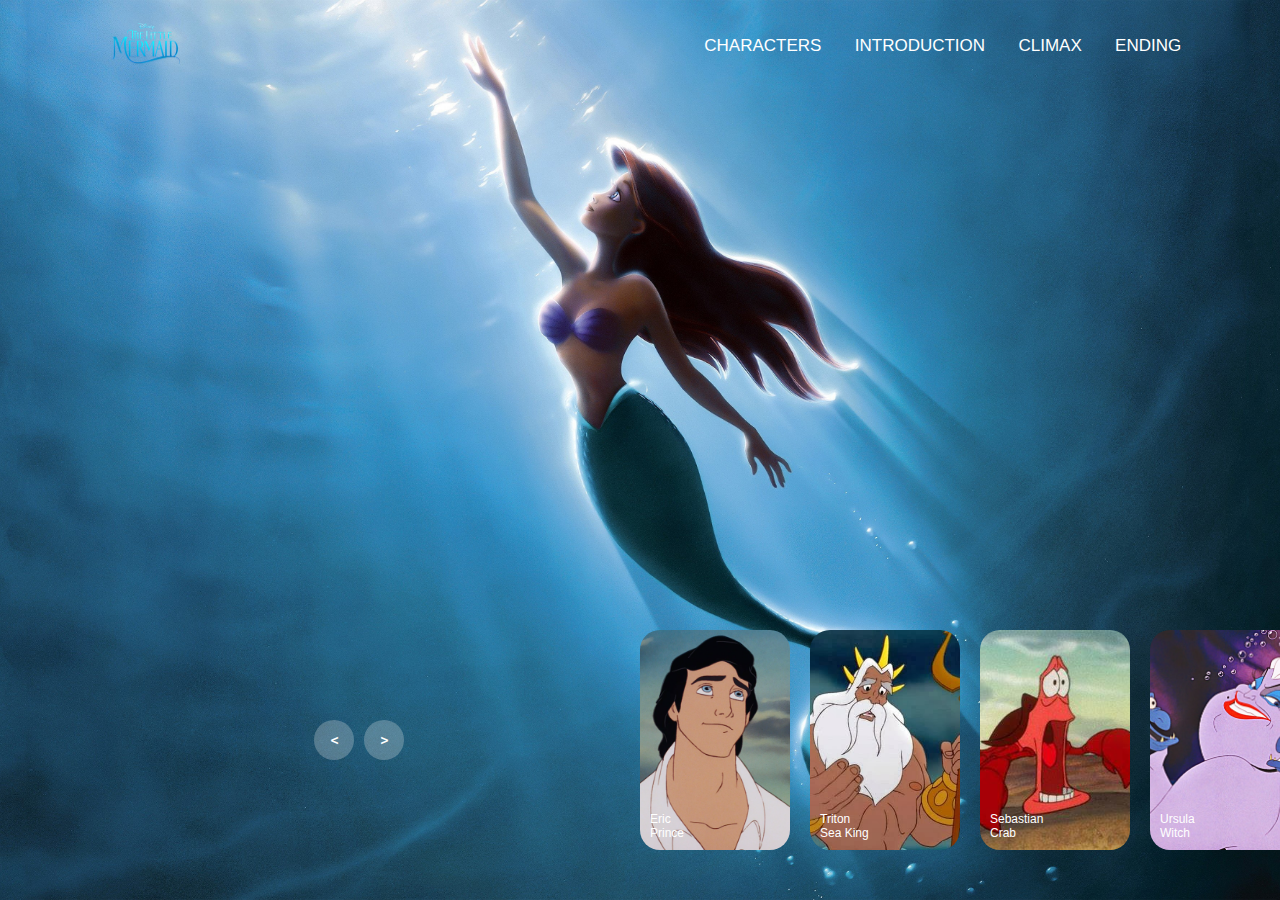
<file: characters.html>
<!DOCTYPE html>
<html lang="en">
<head>
    <meta charset="UTF-8">
    <meta name="viewport" content="width=device-width, initial-scale=1.0">
    <title>Characters</title>
    <link rel="stylesheet" href="characters-style.css">
    <link rel="icon" href="resources/the-little-mermaid.ico" type="image/icon type">
</head>
<body>
    <header>
        <div class="main">
            <nav>
                <a href="index.html"><img src="resources/the little mermaid.png" class="logo"></a>
                <ul>
                    <li><a href="characters.html">CHARACTERS</a></li>
                    <li><a href="introduction.html">INTRODUCTION</a></li>
                    <li><a href="climax.html">CLIMAX</a></li>
                    <li><a href="ending.html">ENDING</a></li>
                </ul>
            </nav>
        </div>
    </header>

    <div class="carousel">
        <div class="list">
            <div class="item">
                <img src="resources/characters/1.jpg">
                <div class="content">
                    <div class="heading">The Little Mermaid</div>
                    <div class="name">ARIEL</div>
                    <div class="des">
                        A young mermaid who dreams of living on land and marrying a human prince. She is curious, brave, and selfless, willing to make sacrifices for the sake of love.
                    </div>
                </div>
            </div>
            <div class="item">
                <img src="resources/characters/2.png">
                <div class="content">
                    <div class="heading">The Prince</div>
                    <div class="name">PRINCE ERIC</div>
                    <div class="des">
                        A human prince whom the Little Mermaid falls in love with after rescuing him from a shipwreck. He represents the object of the Little Mermaid's affection and her desire for a human soul.
                    </div>
                </div>
            </div>
            <div class="item">
                <img src="resources/characters/3.jpg">
                <div class="content">
                    <div class="heading">The Sea King</div>
                    <div class="name">KING TRITON</div>
                    <div class="des">
                        The father of the Little Mermaid and ruler of the underwater kingdom.
                    </div>
                </div>
            </div>
            <div class="item">
                <img src="resources/characters/4.jpg">
                <div class="content">
                    <div class="heading">The Crab</div>
                   
                    <div class="name">SEBASTIAN</div>
                    <div class="des">
                        A Jamaican-accented crab who serves as King Triton's advisor and court composer. 
                    </div>
                </div>
            </div>
            <div class="item">
                <img src="resources/characters/5.jpg">
                <div class="content">
                    <div class="heading">The Witch</div>
                   
                    <div class="name">URSULA</div>
                    <div class="des">
                        A sinister sea witch who offers the Little Mermaid a potion to transform her tail into human legs in exchange for her voice. She embodies temptation and serves as the primary antagonist in the story.
                    </div>
                </div>
            </div>
        </div>
      
    
        <div class="thumbnail">
            <div class="item">
                <img src="resources/characters/1.jpg">
                <div class="content">
                    <div class="title">
                        Ariel
                    </div>
                    <div class="description">
                        Mermaid
                    </div>
                </div>
            </div>
            <div class="item">
                <img src="resources/characters/2.png">
                <div class="content">
                    <div class="title">
                        Eric
                    </div>
                    <div class="description">
                        Prince
                    </div>
                </div>
            </div>
            <div class="item">
                <img src="resources/characters/3.jpg">
                <div class="content">
                    <div class="title">
                        Triton
                    </div>
                    <div class="description">
                        Sea King
                    </div>
                </div>
            </div>
            <div class="item">
                <img src="resources/characters/4.jpg">
                <div class="content">
                    <div class="title">
                        Sebastian
                    </div>
                    <div class="description">
                        Crab
                    </div>
                </div>
            </div>
            <div class="item">
                <img src="resources/characters/5.jpg">
                <div class="content">
                    <div class="title">
                        Ursula
                    </div>
                    <div class="description">
                        Witch
                    </div>
                </div>
            </div>
        </div>
     

        <div class="arrows">
            <button id="prev"><</button>
            <button id="next">></button>
        </div>
        <div class="time"></div>
    </div>

    <script> 
        let nextDom = document.getElementById('next');
        let prevDom = document.getElementById('prev');

        let carouselDom = document.querySelector('.carousel');
        let SliderDom = carouselDom.querySelector('.carousel .list');
        let thumbnailBorderDom = document.querySelector('.carousel .thumbnail');
        let thumbnailItemsDom = thumbnailBorderDom.querySelectorAll('.item');
        let timeDom = document.querySelector('.carousel .time');

        thumbnailBorderDom.appendChild(thumbnailItemsDom[0]);
        let timeRunning = 3000;
        let timeAutoNext = 7000;

        nextDom.onclick = function(){
            showSlider('next');    
        }

        prevDom.onclick = function(){
            showSlider('prev');    
        }
        let runTimeOut;
        let runNextAuto = setTimeout(() => {
            next.click();
        }, timeAutoNext)
        function showSlider(type){
            let  SliderItemsDom = SliderDom.querySelectorAll('.carousel .list .item');
            let thumbnailItemsDom = document.querySelectorAll('.carousel .thumbnail .item');
            
            if(type === 'next'){
                SliderDom.appendChild(SliderItemsDom[0]);
                thumbnailBorderDom.appendChild(thumbnailItemsDom[0]);
                carouselDom.classList.add('next');
            }else{
                SliderDom.prepend(SliderItemsDom[SliderItemsDom.length - 1]);
                thumbnailBorderDom.prepend(thumbnailItemsDom[thumbnailItemsDom.length - 1]);
                carouselDom.classList.add('prev');
            }
            clearTimeout(runTimeOut);
            runTimeOut = setTimeout(() => {
                carouselDom.classList.remove('next');
                carouselDom.classList.remove('prev');
            }, timeRunning);

            clearTimeout(runNextAuto);
            runNextAuto = setTimeout(() => {
                next.click();
            }, timeAutoNext)
        }
    </script>
</body>
</html>
</file>
<file: characters-style.css>
@font-face { font-family: Mermaid; src: url('resources/LittleMermaid.ttf'); } 
@font-face { font-family: Mermaid; font-weight: bold; src: url('resources/LittleMermaid.ttf');}

body{
    margin: 0;
    padding: 0;
    box-sizing: border-box;
    background-color: #000;
    color: #eee;
    font-family: Arial, Helvetica, sans-serif;
    font-size: 12px;
}
a{
    text-decoration: none;
}
header{
    width: 100%;
    max-width: 80%;
    padding: 0 2%;
    height: 50px;
    left: 20px;
    display: flex;
    align-items: center;
    justify-content: center;
    position: relative;
    z-index: 100;
}

nav{
    width: 100%;
    position: absolute;
    top: 0;
    left: 0;
    padding: 20px 8%;
    display: flex;
    align-items: center;
    justify-content: space-between;
}

nav .logo {
    width: 80px;
}

nav ul li {
    list-style: none;
    display: inline-block;
    margin-left: 30px;
}

nav ul li a {
    text-decoration: none;
    color: #FFFFFF;
    font-size: 17px;
}
.thispage{
    color: #48cae4;
}

.carousel{
    height: 100vh;
    margin-top: -50px;
    width: 100vw;
    overflow: hidden;
    position: relative;
}
.carousel .list .item{
    width: 100%;
    height: 100%;
    position: absolute;
    inset: 0 0 0 0;
}
.carousel .list .item img{
    width: 100%;
    height: 100%;
    object-fit: cover;
}
.carousel .list .item .content{
    position: absolute;
    top: 20%;
    width: 1140px;
    max-width: 80%;
    left: 50%;
    transform: translateX(-50%);
    padding-right: 30%;
    box-sizing: border-box;
    color: #fff;
    text-shadow: 0 5px 10px #0004;
}
.carousel .list .item .heading{
    color: white;
    font-size: 100px;
    font-weight: 600;
    font-family: Mermaid, sans-serif;
}
.carousel .list .item .title,
.carousel .list .item .name{
    font-size: 5em;
    font-weight: bold;
    line-height: 1.3em;
}
.carousel .list .item .name{
    color: #90e0ef;
}
.carousel .list .item .buttons{
    display: grid;
    grid-template-columns: repeat(2, 130px);
    grid-template-rows: 40px;
    gap: 5px;
    margin-top: 20px;
}
.carousel .list .item .buttons button{
    border: none;
    background-color: #eee;
    letter-spacing: 3px;
    font-family: Poppins;
    font-weight: 500;
}
.carousel .list .item .buttons button:nth-child(2){
    background-color: transparent;
    border: 1px solid #fff;
    color: #eee;
}

.des{
    font-size: 15px;
}

.thumbnail{
    position: absolute;
    bottom: 50px;
    left: 50%;
    width: max-content;
    z-index: 100;
    display: flex;
    gap: 20px;
}
.thumbnail .item{
    width: 150px;
    height: 220px;
    flex-shrink: 0;
    position: relative;
}
.thumbnail .item img{
    width: 100%;
    height: 100%;
    object-fit: cover;
    border-radius: 20px;
}
.thumbnail .item .content{
    color: #fff;
    position: absolute;
    bottom: 10px;
    left: 10px;
    right: 10px;
}
.thumbnail .item .content .title{
    font-weight: 500;
}
.thumbnail .item .content .description{
    font-weight: 300;
}

.arrows{
    position: absolute;
    top: 80%;
    right: 52%;
    z-index: 100;
    width: 300px;
    max-width: 30%;
    display: flex;
    gap: 10px;
    align-items: center;
}
.arrows button{
    width: 40px;
    height: 40px;
    border-radius: 50%;
    background-color: #eee4;
    border: none;
    color: #fff;
    font-family: monospace;
    font-weight: bold;
    transition: .5s;
}
.arrows button:hover{
    background-color: #fff;
    color: #000;
}


.carousel .list .item:nth-child(1){
    z-index: 1;
}

.carousel .list .item:nth-child(1) .content .heading,
.carousel .list .item:nth-child(1) .content .title,
.carousel .list .item:nth-child(1) .content .name,
.carousel .list .item:nth-child(1) .content .des,
.carousel .list .item:nth-child(1) .content .buttons
{
    transform: translateY(50px);
    filter: blur(20px);
    opacity: 0;
    animation: showContent .5s 1s linear 1 forwards;
}
@keyframes showContent{
    to{
        transform: translateY(0px);
        filter: blur(0px);
        opacity: 1;
    }
}
.carousel .list .item:nth-child(1) .content .title{
    animation-delay: 1.2s!important;
}
.carousel .list .item:nth-child(1) .content .name{
    animation-delay: 1.4s!important;
}
.carousel .list .item:nth-child(1) .content .des{
    animation-delay: 1.6s!important;
}
.carousel .list .item:nth-child(1) .content .buttons{
    animation-delay: 1.8s!important;
}

.carousel.next .list .item:nth-child(1) img{
    width: 150px;
    height: 220px;
    position: absolute;
    bottom: 50px;
    left: 50%;
    border-radius: 30px;
    animation: showImage .5s linear 1 forwards;
}
@keyframes showImage{
    to{
        bottom: 0;
        left: 0;
        width: 100%;
        height: 100%;
        border-radius: 0;
    }
}

.carousel.next .thumbnail .item:nth-last-child(1){
    overflow: hidden;
    animation: showThumbnail .5s linear 1 forwards;
}
.carousel.prev .list .item img{
    z-index: 100;
}
@keyframes showThumbnail{
    from{
        width: 0;
        opacity: 0;
    }
}
.carousel.next .thumbnail{
    animation: effectNext .5s linear 1 forwards;
}

@keyframes effectNext{
    from{
        transform: translateX(150px);
    }
}

.carousel .time{
    position: absolute;
    z-index: 1000;
    width: 0%;
    height: 3px;
    background-color: #48cae4;
    left: 0;
    top: 0;
}

.carousel.next .time,
.carousel.prev .time{
    animation: runningTime 3s linear 1 forwards;
}
@keyframes runningTime{
    from{ width: 100%}
    to{width: 0}
}

.carousel.prev .list .item:nth-child(2){
    z-index: 2;
}

.carousel.prev .list .item:nth-child(2) img{
    animation: outFrame 0.5s linear 1 forwards;
    position: absolute;
    bottom: 0;
    left: 0;
}
@keyframes outFrame{
    to{
        width: 150px;
        height: 220px;
        bottom: 50px;
        left: 50%;
        border-radius: 20px;
    }
}

.carousel.prev .thumbnail .item:nth-child(1){
    overflow: hidden;
    opacity: 0;
    animation: showThumbnail .5s linear 1 forwards;
}
.carousel.next .arrows button,
.carousel.prev .arrows button{
    pointer-events: none;
}
.carousel.prev .list .item:nth-child(2) .content .heading,
.carousel.prev .list .item:nth-child(2) .content .title,
.carousel.prev .list .item:nth-child(2) .content .name,
.carousel.prev .list .item:nth-child(2) .content .des,
.carousel.prev .list .item:nth-child(2) .content .buttons
{
    animation: contentOut 1.5s linear 1 forwards!important;
}

@keyframes contentOut{
    to{
        transform: translateY(-150px);
        filter: blur(20px);
        opacity: 0;
    }
}
@media screen and (max-width: 678px) {
    .carousel .list .item .content{
        padding-right: 0;
    }
    .carousel .list .item .content .title{
        font-size: 30px;
    }
}
</file>
